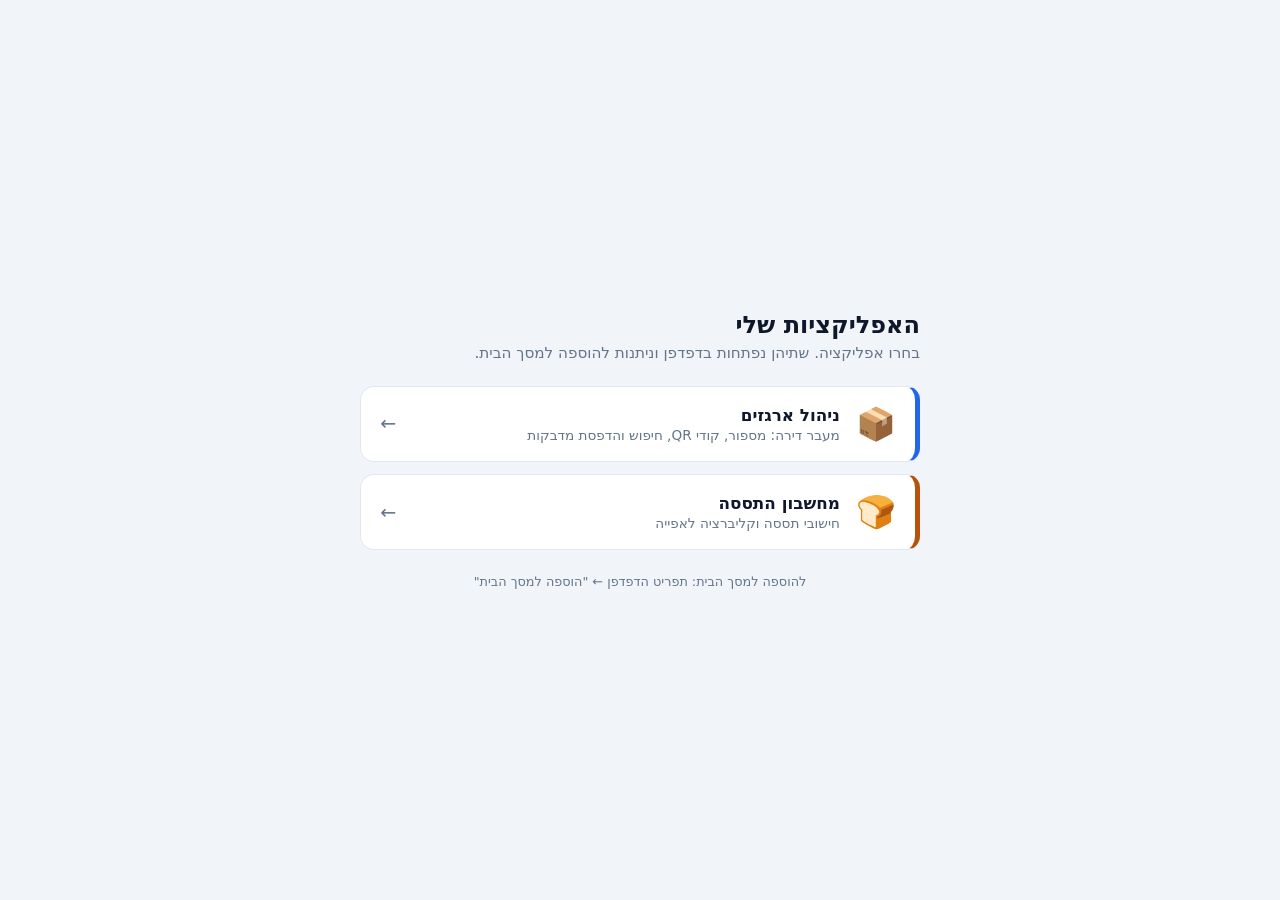
<file: index.html>
<!DOCTYPE html>
<html lang="he" dir="rtl">
<head>
  <meta charset="utf-8">
  <meta name="viewport" content="width=device-width, initial-scale=1, viewport-fit=cover">
  <title>האפליקציות של יוסי</title>
  <meta name="description" content="דף הבית של האתר: ניהול ארגזים למעבר דירה ומחשבון ההתססה.">
  <meta name="theme-color" content="#0f172a">
  <link rel="icon" href="data:image/svg+xml,<svg xmlns='http://www.w3.org/2000/svg' viewBox='0 0 100 100'><text y='.9em' font-size='90'>🏠</text></svg>">
  <style>
    :root {
      --bg: #f1f5f9;
      --surface: #ffffff;
      --border: #e2e8f0;
      --text: #0f172a;
      --text-muted: #64748b;
      --accent-box: #2563eb;
      --accent-bread: #b45309;
    }

    /* שלושת מצבי הצופה: בחירה מפורשת בכהה, בבהיר, או לפי המערכת */
    @media (prefers-color-scheme: dark) {
      :root:not([data-theme="light"]) {
        --bg: #0b1220;
        --surface: #131c2e;
        --border: #24334d;
        --text: #e8eefc;
        --text-muted: #94a3b8;
        --accent-box: #3b82f6;
        --accent-bread: #fbbf24;
      }
    }
    :root[data-theme="dark"] {
      --bg: #0b1220;
      --surface: #131c2e;
      --border: #24334d;
      --text: #e8eefc;
      --text-muted: #94a3b8;
      --accent-box: #3b82f6;
      --accent-bread: #fbbf24;
    }

    * { box-sizing: border-box; }

    body {
      margin: 0;
      min-height: 100dvh;
      background: var(--bg);
      color: var(--text);
      font-family: system-ui, -apple-system, "Segoe UI", Rubik, Arial, sans-serif;
      display: flex;
      align-items: center;
      justify-content: center;
      padding: 1.5rem;
    }

    main { width: 100%; max-width: 560px; }

    h1 { font-size: 1.5rem; margin: 0 0 .3rem; }
    .sub { color: var(--text-muted); margin: 0 0 1.5rem; font-size: .95rem; }

    .apps { display: grid; gap: .8rem; }

    .app-link {
      display: flex;
      align-items: center;
      gap: 1rem;
      padding: 1.1rem 1.2rem;
      background: var(--surface);
      border: 1px solid var(--border);
      border-inline-start: 5px solid var(--accent);
      border-radius: 14px;
      text-decoration: none;
      color: inherit;
      transition: transform .12s ease, box-shadow .12s ease;
    }
    .app-link:hover,
    .app-link:focus-visible {
      transform: translateY(-2px);
      box-shadow: 0 8px 24px rgba(15, 23, 42, .12);
      outline: none;
      border-color: var(--accent);
      border-inline-start-color: var(--accent);
    }
    .app-link:focus-visible { outline: 2px solid var(--accent); outline-offset: 2px; }

    .app-link--boxes { --accent: var(--accent-box); }
    .app-link--bread { --accent: var(--accent-bread); }

    .app-link__icon { font-size: 2rem; line-height: 1; }
    .app-link__name { display: block; font-weight: 700; font-size: 1.05rem; }
    .app-link__desc { display: block; color: var(--text-muted); font-size: .85rem; margin-top: .15rem; }
    .app-link__arrow { margin-inline-start: auto; color: var(--text-muted); font-size: 1.2rem; }

    footer { margin-top: 1.5rem; color: var(--text-muted); font-size: .8rem; text-align: center; }

    @media (prefers-reduced-motion: reduce) {
      .app-link { transition: none; }
      .app-link:hover, .app-link:focus-visible { transform: none; }
    }
  </style>
</head>
<body>
  <main>
    <h1>האפליקציות שלי</h1>
    <p class="sub">בחרו אפליקציה. שתיהן נפתחות בדפדפן וניתנות להוספה למסך הבית.</p>

    <div class="apps">
      <a class="app-link app-link--boxes" href="moving-box-manager/">
        <span class="app-link__icon" aria-hidden="true">📦</span>
        <span>
          <span class="app-link__name">ניהול ארגזים</span>
          <span class="app-link__desc">מעבר דירה: מספור, קודי QR, חיפוש והדפסת מדבקות</span>
        </span>
        <span class="app-link__arrow" aria-hidden="true">←</span>
      </a>

      <a class="app-link app-link--bread" href="fermentation_calculator.html">
        <span class="app-link__icon" aria-hidden="true">🍞</span>
        <span>
          <span class="app-link__name">מחשבון התססה</span>
          <span class="app-link__desc">חישובי תססה וקליברציה לאפייה</span>
        </span>
        <span class="app-link__arrow" aria-hidden="true">←</span>
      </a>
    </div>

    <footer>להוספה למסך הבית: תפריט הדפדפן ← "הוספה למסך הבית"</footer>
  </main>
</body>
</html>
</file>
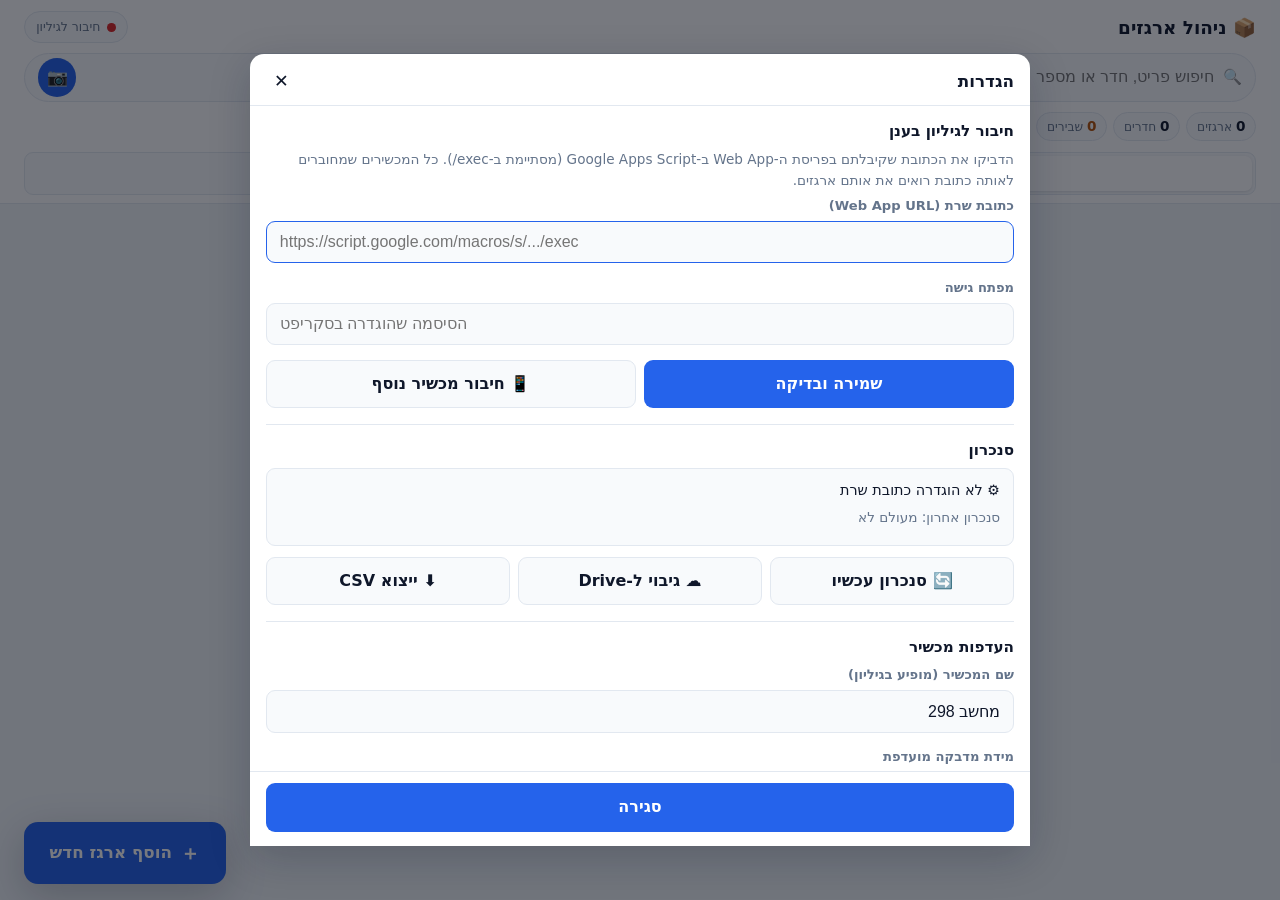
<file: moving-box-manager/index.html>
<!DOCTYPE html>
<html lang="he" dir="rtl">
<head>
  <meta charset="utf-8">
  <meta name="viewport" content="width=device-width, initial-scale=1, viewport-fit=cover">
  <title>ניהול ארגזים למעבר דירה</title>
  <meta name="description" content="ניהול ארגזי מעבר דירה: מספור אוטומטי, קודי QR, חיפוש מהיר, הדפסת מדבקות וסנכרון בין כל המכשירים.">
  <meta name="theme-color" content="#0f172a">
  <meta name="mobile-web-app-capable" content="yes">
  <meta name="apple-mobile-web-app-capable" content="yes">
  <meta name="apple-mobile-web-app-status-bar-style" content="black-translucent">
  <meta name="apple-mobile-web-app-title" content="ארגזים">
  <link rel="manifest" href="manifest.json">
  <link rel="stylesheet" href="css/app.css">
  <link rel="icon" href="data:image/svg+xml,<svg xmlns='http://www.w3.org/2000/svg' viewBox='0 0 100 100'><text y='.9em' font-size='90'>📦</text></svg>">
</head>
<body>
  <div id="app" class="app"></div>

  <!-- אזור ההדפסה — מוסתר על המסך ומוצג רק בהדפסה -->
  <div id="print-root" class="print-root"></div>

  <noscript>
    <p style="padding:2rem;text-align:center">האפליקציה דורשת JavaScript פעיל.</p>
  </noscript>

  <script type="module" src="js/app.js"></script>
</body>
</html>
</file>
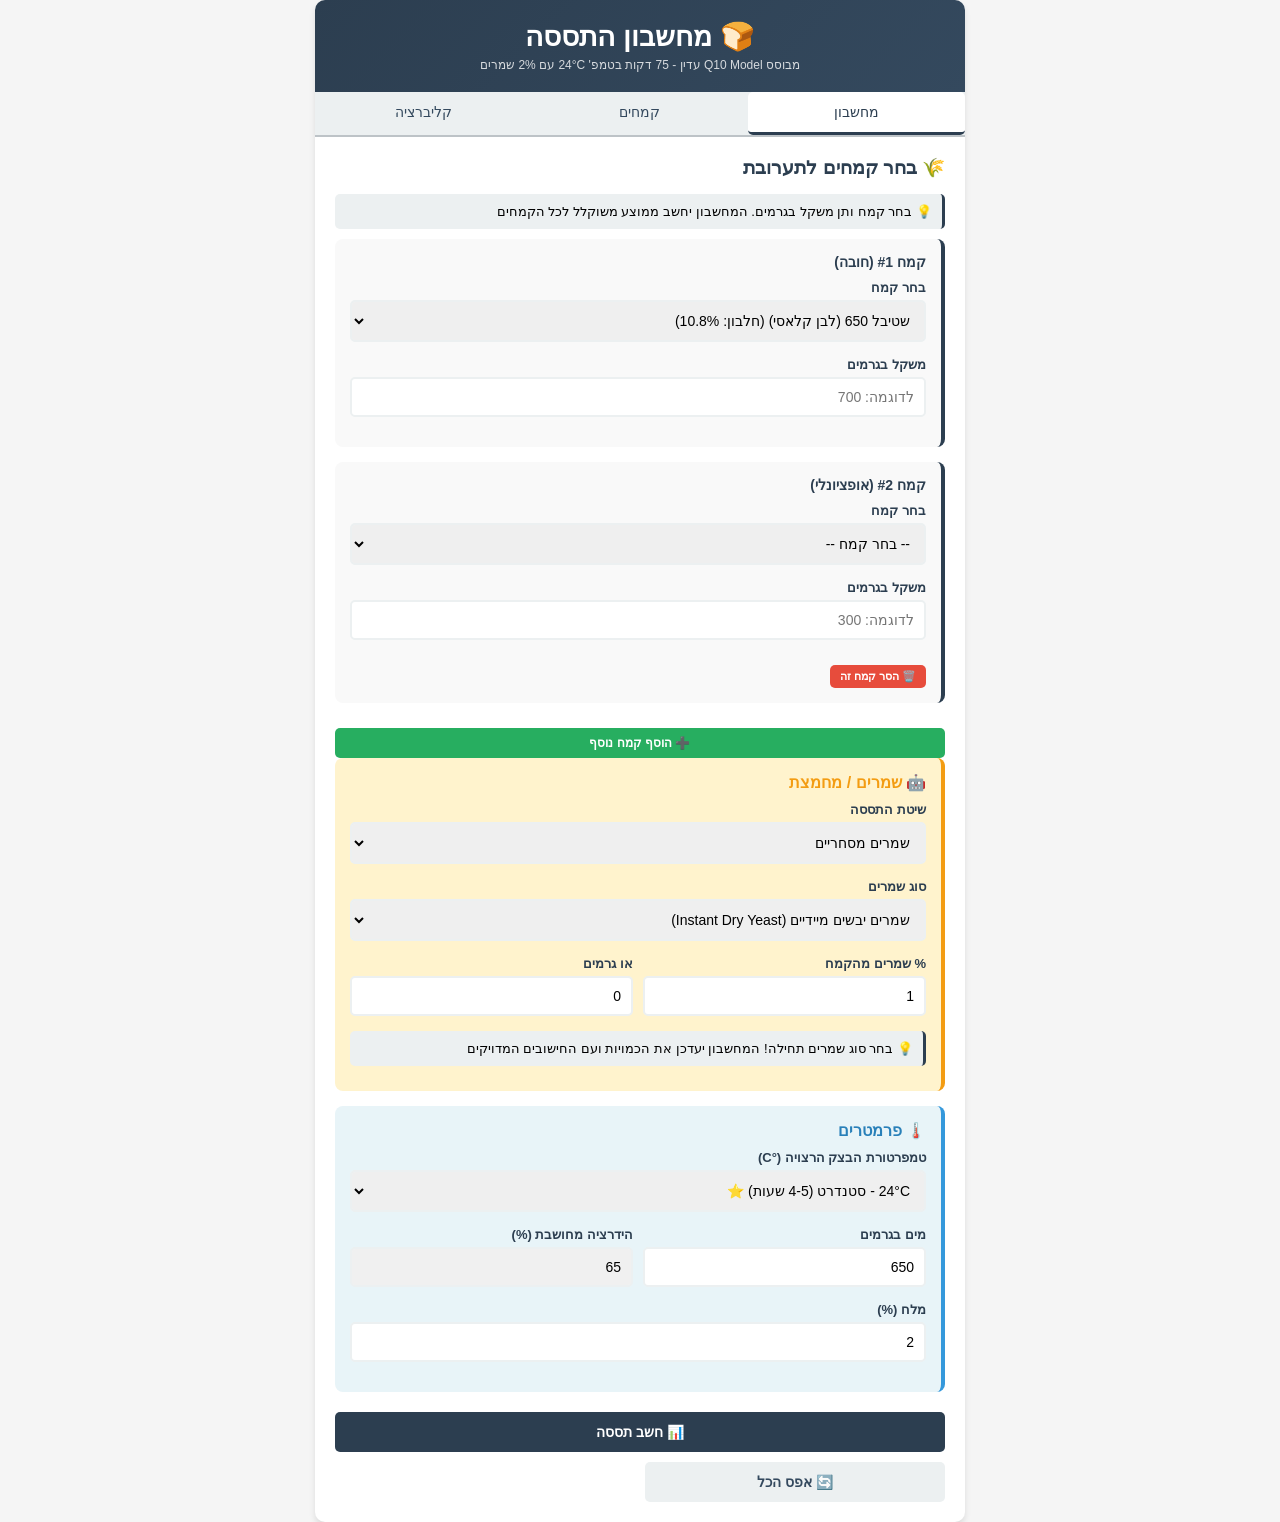
<file: fermentation_calculator.html>
<!DOCTYPE html>
<html lang="he" dir="rtl">
<head>
    <meta charset="UTF-8">
    <meta name="viewport" content="width=device-width, initial-scale=1.0">
    <title>מחשבון התססה המקצועי</title>
    <link rel="manifest" href="/manifest.json">
    <style>
        * { margin: 0; padding: 0; box-sizing: border-box; }
        body { font-family: Arial, sans-serif; background: #f5f5f5; }
        .container { max-width: 650px; margin: 0 auto; background: white; border-radius: 10px; box-shadow: 0 4px 6px rgba(0,0,0,0.1); overflow: hidden; }
        .header { background: linear-gradient(135deg, #2c3e50 0%, #34495e 100%); color: white; padding: 20px; text-align: center; }
        .header h1 { font-size: 28px; margin-bottom: 5px; }
        .header p { font-size: 12px; opacity: 0.8; }
        .tabs { display: flex; background: #ecf0f1; border-bottom: 2px solid #bdc3c7; }
        .tab-btn { flex: 1; padding: 12px; border: none; background: none; cursor: pointer; font-weight: 500; color: #34495e; border-bottom: 3px solid transparent; transition: 0.3s; }
        .tab-btn.active { background: white; color: #2c3e50; border-bottom-color: #2c3e50; }
        .content { padding: 20px; }
        .tab { display: none; }
        .tab.active { display: block; }
        .form-group { margin-bottom: 15px; }
        .form-group label { display: block; font-weight: 600; margin-bottom: 5px; color: #2c3e50; font-size: 13px; }
        .form-group input, .form-group select { width: 100%; padding: 10px; border: 2px solid #ecf0f1; border-radius: 5px; font-size: 14px; }
        .form-group input:focus, .form-group select:focus { outline: none; border-color: #2c3e50; }
        .form-row { display: grid; grid-template-columns: 1fr 1fr; gap: 10px; }
        .flour-section { background: #f9f9f9; padding: 15px; border-radius: 8px; border-right: 4px solid #2c3e50; margin-bottom: 15px; }
        .flour-section h4 { color: #2c3e50; margin-bottom: 10px; font-size: 14px; }
        .flour-section.hidden { display: none; }
        .add-flour-btn { background: #27ae60; color: white; padding: 8px 15px; font-size: 12px; margin-top: 10px; }
        .add-flour-btn:hover { background: #229954; }
        .remove-flour-btn { background: #e74c3c; color: white; padding: 5px 10px; font-size: 11px; margin-top: 10px; }
        .flour-summary { background: #ecf0f1; padding: 12px; border-radius: 5px; margin-bottom: 15px; font-size: 13px; }
        .button-group { display: grid; grid-template-columns: 1fr 1fr; gap: 10px; margin-top: 20px; }
        button { padding: 12px; border: none; border-radius: 5px; font-weight: 600; cursor: pointer; font-size: 14px; }
        .btn-primary { background: #2c3e50; color: white; grid-column: 1 / -1; }
        .btn-primary:hover { background: #34495e; }
        .btn-secondary { background: #ecf0f1; color: #34495e; }
        .result-box { background: linear-gradient(135deg, #27ae60 0%, #1abc9c 100%); color: white; padding: 25px; border-radius: 8px; text-align: center; margin-bottom: 20px; }
        .result-time { font-size: 48px; font-weight: bold; margin: 10px 0; }
        .result-note { font-size: 12px; opacity: 0.9; margin-top: 10px; }
        .timeline-item { padding: 10px; background: #f0f0f0; margin-bottom: 8px; border-radius: 5px; border-right: 3px solid #2c3e50; font-size: 13px; }
        .timeline-time { font-weight: 600; color: #2c3e50; }
        .info-box { background: #ecf0f1; padding: 10px; border-radius: 5px; border-right: 3px solid #2c3e50; margin-bottom: 10px; font-size: 13px; }
        .warning-box { background: #fff3cd; padding: 10px; border-radius: 5px; border-right: 3px solid #f39c12; margin-bottom: 10px; font-size: 13px; }
        .hidden { display: none; }
        .flour-item { padding: 10px; background: #f0f0f0; margin-bottom: 8px; border-radius: 5px; cursor: pointer; border-right: 4px solid transparent; transition: 0.3s; }
        .flour-item.selected { background: white; border-right-color: #2c3e50; }
        .flour-item.selected .flour-name { color: #2c3e50; font-weight: 600; }
    </style>
</head>
<body>
    <div class="container">
        <div class="header">
            <h1>🍞 מחשבון התססה</h1>
            <p>מבוסס Q10 Model עדין - 75 דקות בטמפ' 24°C עם 2% שמרים</p>
        </div>

        <div class="tabs">
            <button class="tab-btn active" onclick="switchTab('calc')">מחשבון</button>
            <button class="tab-btn" onclick="switchTab('ref')">קמחים</button>
            <button class="tab-btn" onclick="switchTab('cal')">קליברציה</button>
        </div>

        <div class="content">
            <!-- CALCULATOR TAB -->
            <div id="calc" class="tab active">
                <h3 style="color: #2c3e50; margin-bottom: 15px;">🌾 בחר קמחים לתערובת</h3>
                <div class="info-box">💡 בחר קמח ותן משקל בגרמים. המחשבון יחשב ממוצע משוקלל לכל הקמחים</div>

                <!-- FLOUR 1 -->
                <div class="flour-section" id="flour1Section">
                    <h4>קמח #1 (חובה)</h4>
                    <div class="form-group">
                        <label>בחר קמח</label>
                        <select id="flour1Select" onchange="selectFlour(1, this.value)" style="width: 100%; padding: 10px; border: 2px solid #ecf0f1; border-radius: 5px; font-size: 14px;">
                            <option value="">-- בחר קמח --</option>
                        </select>
                    </div>
                    <div class="form-group">
                        <label>משקל בגרמים</label>
                        <input type="number" id="flour1Grams" placeholder="לדוגמה: 700" min="0" step="10" onchange="updateSummary()">
                    </div>
                </div>

                <!-- FLOUR 2 -->
                <div class="flour-section" id="flour2Section">
                    <h4>קמח #2 (אופציונלי)</h4>
                    <div class="form-group">
                        <label>בחר קמח</label>
                        <select id="flour2Select" onchange="selectFlour(2, this.value)" style="width: 100%; padding: 10px; border: 2px solid #ecf0f1; border-radius: 5px; font-size: 14px;">
                            <option value="">-- בחר קמח --</option>
                        </select>
                    </div>
                    <div class="form-group">
                        <label>משקל בגרמים</label>
                        <input type="number" id="flour2Grams" placeholder="לדוגמה: 300" min="0" step="10" onchange="updateSummary()">
                    </div>
                    <button class="remove-flour-btn" onclick="removeFlour(2)">🗑️ הסר קמח זה</button>
                </div>

                <!-- FLOUR 3 -->
                <div class="flour-section hidden" id="flour3Section">
                    <h4>קמח #3 (אופציונלי)</h4>
                    <div class="form-group">
                        <label>בחר קמח</label>
                        <select id="flour3Select" onchange="selectFlour(3, this.value)" style="width: 100%; padding: 10px; border: 2px solid #ecf0f1; border-radius: 5px; font-size: 14px;">
                            <option value="">-- בחר קמח --</option>
                        </select>
                    </div>
                    <div class="form-group">
                        <label>משקל בגרמים</label>
                        <input type="number" id="flour3Grams" placeholder="לדוגמה: 200" min="0" step="10" onchange="updateSummary()">
                    </div>
                    <button class="remove-flour-btn" onclick="removeFlour(3)">🗑️ הסר קמח זה</button>
                </div>

                <button id="addFlourBtn" class="add-flour-btn" onclick="addFlour()" style="width: 100%;">➕ הוסף קמח נוסף</button>

                <!-- FLOUR SUMMARY -->
                <div id="flourSummary" class="flour-summary hidden"></div>

                <!-- YEAST -->
                <div style="background: #fff3cd; padding: 15px; border-radius: 8px; margin-bottom: 15px; border-right: 4px solid #f39c12;">
                    <h4 style="color: #f39c12; margin-bottom: 10px;">🤖 שמרים / מחמצת</h4>
                    <div class="form-group">
                        <label>שיטת התססה</label>
                        <select id="method" onchange="updateMethod()">
                            <option value="yeast">שמרים מסחריים</option>
                            <option value="sourdough">מחמצת</option>
                        </select>
                    </div>

                    <div id="yeastDiv">
                        <div class="form-group">
                            <label>סוג שמרים</label>
                            <select id="yeastType" onchange="updateYeastType()">
                                <option value="instant">שמרים יבשים מיידיים (Instant Dry Yeast)</option>
                                <option value="active">שמרים יבשים פעילים (Active Dry Yeast)</option>
                                <option value="fresh">שמרים טריים (Fresh Yeast) - קומפרסד</option>
                            </select>
                        </div>

                        <div class="form-row">
                            <div class="form-group">
                                <label id="yeastPercentLabel">% שמרים מהקמח</label>
                                <input type="number" id="yeastPercent" value="1" min="0.1" max="10" step="0.1" onchange="convertYeast()">
                            </div>
                            <div class="form-group">
                                <label id="yeastGramsLabel">או גרמים</label>
                                <input type="number" id="yeastGrams" value="0" min="0" step="1" onchange="convertYeastGrams()">
                            </div>
                        </div>
                        <div class="info-box">💡 בחר סוג שמרים תחילה! המחשבון יעדכן את הכמויות ועם החישובים המדויקים</div>
                    </div>

                    <div id="sourdoughDiv" class="hidden">
                        <div class="form-group">
                            <label>% הזרעת מחמצת מהקמח</label>
                            <input type="number" id="levain" value="20" min="5" max="50" step="5">
                        </div>
                    </div>
                </div>

                <!-- TEMPERATURE & PARAMETERS -->
                <div style="background: #e8f4f8; padding: 15px; border-radius: 8px; border-right: 4px solid #3498db;">
                    <h4 style="color: #2980b9; margin-bottom: 10px;">🌡️ פרמטרים</h4>
                    
                    <div class="form-group">
                        <label>טמפרטורת הבצק הרצויה (°C)</label>
                        <select id="ddt">
                            <option value="20">20°C - תססה ארוכה מאוד (12+ שעות)</option>
                            <option value="22">22°C - תססה ארוכה (8-10 שעות)</option>
                            <option value="24" selected>24°C - סטנדרט (4-5 שעות) ⭐</option>
                            <option value="26">26°C - תססה קצרה (2-3 שעות)</option>
                            <option value="28">28°C - תססה מהירה מאוד (1-2 שעות)</option>
                        </select>
                    </div>

                    <div class="form-row">
                        <div class="form-group">
                            <label>מים בגרמים</label>
                            <input type="number" id="waterGrams" value="650" min="0" step="10" onchange="calculateHydration()">
                        </div>
                        <div class="form-group">
                            <label>הידרציה מחושבת (%)</label>
                            <input type="number" id="hydration" value="65" min="50" max="90" step="0.1" readonly style="background: #f0f0f0; cursor: not-allowed;">
                        </div>
                    </div>

                    <div class="form-group">
                        <label>מלח (%)</label>
                        <input type="number" id="salt" value="2" min="0" max="4" step="0.1">
                    </div>
                </div>

                <div class="button-group" style="margin-top: 20px;">
                    <button class="btn-primary" onclick="calculate()">📊 חשב תססה</button>
                    <button class="btn-secondary" onclick="reset()">🔄 אפס הכל</button>
                </div>

                <div id="resultDiv" class="hidden" style="margin-top: 20px;">
                    <div class="result-box">
                        <div>זמן התססה הראשונית (מטרה)</div>
                        <div class="result-time" id="resultTime">--</div>
                        <div id="resultRange">--</div>
                        <div class="result-note">⚠️ השתמש בעיניים ובחוש! זהו הערכה בלבד</div>
                    </div>
                    <div id="timeline"></div>
                </div>
            </div>

            <!-- FLOURS REFERENCE TAB -->
            <div id="ref" class="tab">
                <h3 style="color: #2c3e50; margin-bottom: 15px;">📚 רשימת כל הקמחים</h3>
                <div id="floursList"></div>
            </div>

            <!-- CALIBRATION TAB -->
            <div id="cal" class="tab">
                <h3 style="color: #2c3e50; margin-bottom: 15px;">📏 קליברציה</h3>
                <div class="info-box">הוסף קליברציות כדי שתזכור את הנתונים בפועל שלך!</div>
                <div id="logDiv"></div>
                <div style="margin-top: 15px; background: #f5f5f5; padding: 15px; border-radius: 5px;">
                    <div class="form-group">
                        <label>פירוט</label>
                        <input type="text" id="notes" placeholder="לדוגמה: לחם שיפון + דורום">
                    </div>
                    <div class="form-group">
                        <label>זמן חזוי (דקות)</label>
                        <input type="number" id="pred" min="0" step="1">
                    </div>
                    <div class="form-group">
                        <label>זמן בפועל (דקות)</label>
                        <input type="number" id="actual" min="0" step="1">
                    </div>
                    <button class="btn-primary" onclick="addCal()">➕ שמור קליברציה</button>
                </div>
            </div>
        </div>
    </div>

    <script>
        // ============================================
        // Service Worker Registration
        // ============================================
        if ('serviceWorker' in navigator) {
            navigator.serviceWorker.register('/sw.js')
                .then(reg => {
                    console.log('✅ Service Worker הרשום בהצלחה');
                })
                .catch(err => {
                    console.log('⚠️ שגיאה בהרשמת Service Worker:', err);
                });
        }

        // ============================================
        // DATABASE - קמחים שטיבל + קמחים חדשים
        // ============================================
        const FLOURS = {
            t405: { name: 'שטיבל 405 (לבן בהיר)', protein: 10.0, hydrationBase: 58 },
            t650: { name: 'שטיבל 650 (לבן קלאסי)', protein: 10.8, hydrationBase: 62 },
            t1: { name: 'שטיבל 1 (רב תכליתי)', protein: 10.5, hydrationBase: 60 },
            t2: { name: 'שטיבל 2 (לחם)', protein: 12.9, hydrationBase: 67 },
            t3: { name: 'שטיבל 3 (קמח כפרי)', protein: 12.0, hydrationBase: 68 },
            t4: { name: 'שטיבל 4 (עוגיות)', protein: 9.7, hydrationBase: 55 },
            t5: { name: 'שטיבל 5 (עוגות)', protein: 9.5, hydrationBase: 55 },
            t6: { name: 'שטיבל 6 (חיטה מלאה)', protein: 13.5, hydrationBase: 75 },
            t14: { name: 'שטיבל 14 (כוסמין מלא)', protein: 12.0, hydrationBase: 72 },
            t15: { name: 'שטיבל 15 (קמח כפרי)', protein: 11.5, hydrationBase: 68 },
            t17: { name: 'שטיבל 17 (פיצה)', protein: 12.5, hydrationBase: 64 },
            t18: { name: 'שטיבל 18 (חלה)', protein: 11.0, hydrationBase: 60 },
            t20: { name: 'שטיבל 20 (מניטובה)', protein: 14.5, hydrationBase: 80 },
            rye: { name: 'קמח שיפון מלא', protein: 12.0, hydrationBase: 80 },
            durum: { name: 'קמח דורום', protein: 13.5, hydrationBase: 65 },
            artisan: { name: 'קמח ארטיזן', protein: 11.5, hydrationBase: 62 },
            emmer: { name: 'קמח אמר', protein: 13.0, hydrationBase: 70 },
            einkorn: { name: 'קמח איינקורן', protein: 14.0, hydrationBase: 65 },
            khorasan: { name: 'קמח חורסאן', protein: 12.5, hydrationBase: 68 }
        };

        const selections = { flour1: 't650', flour2: null, flour3: null };
        let calibrations = [];

        document.addEventListener('DOMContentLoaded', function() {
            // Register Service Worker
            if ('serviceWorker' in navigator) {
                navigator.serviceWorker.register('/sw.js')
                    .then(reg => console.log('✅ Service Worker registered:', reg.scope))
                    .catch(err => console.log('❌ Service Worker registration failed:', err));
            }
            
            renderFlourSelectors();
            loadCals();
            convertYeast();
        });

        function renderFlourSelectors() {
            const createSelectOptions = () => {
                let html = '<option value="">-- בחר קמח --</option>';
                Object.entries(FLOURS).forEach(([id, f]) => {
                    html += `<option value="${id}">${f.name} (חלבון: ${f.protein}%)</option>`;
                });
                return html;
            };

            const optionsHtml = createSelectOptions();
            document.getElementById('flour1Select').innerHTML = optionsHtml;
            document.getElementById('flour2Select').innerHTML = optionsHtml;
            document.getElementById('flour3Select').innerHTML = optionsHtml;
            
            // עדכן את הערכים המנויים
            if (selections.flour1) document.getElementById('flour1Select').value = selections.flour1;
            if (selections.flour2) document.getElementById('flour2Select').value = selections.flour2;
            if (selections.flour3) document.getElementById('flour3Select').value = selections.flour3;

            const refDiv = document.getElementById('floursList');
            refDiv.innerHTML = Object.values(FLOURS).map(f => `
                <div style="background: #f0f0f0; padding: 12px; margin-bottom: 10px; border-radius: 5px; font-size: 13px;">
                    <div style="font-weight: 600; color: #2c3e50;">${f.name}</div>
                    <div>חלבון: ${f.protein}% | בסיס ספיחה: ${f.hydrationBase}%</div>
                </div>
            `).join('');
        }

        function selectFlour(num, id) {
            selections['flour' + num] = id || null;
            updateSummary();
        }

        function addFlour() {
            const flour2Grams = document.getElementById('flour2Grams').value;
            if (!flour2Grams || selections.flour2 === null) {
                alert('מלא קמח #2 תחילה!');
                return;
            }
            document.getElementById('flour3Section').classList.remove('hidden');
            document.getElementById('addFlourBtn').style.display = 'none';
        }

        function removeFlour(num) {
            selections['flour' + num] = null;
            document.getElementById('flour' + num + 'Section').classList.add('hidden');
            document.getElementById('flour' + num + 'Grams').value = '';
            if (num === 3) document.getElementById('addFlourBtn').style.display = 'block';
            updateSummary();
        }

        function updateSummary() {
            const g1 = parseInt(document.getElementById('flour1Grams').value) || 0;
            const g2 = parseInt(document.getElementById('flour2Grams').value) || 0;
            const g3 = parseInt(document.getElementById('flour3Grams').value) || 0;
            const total = g1 + g2 + g3;

            if (total === 0) {
                document.getElementById('flourSummary').classList.add('hidden');
                return;
            }

            let html = '<strong>סך הקמח:</strong> ' + total + 'g | ';
            if (selections.flour1) html += `${FLOURS[selections.flour1].name}: ${g1}g (${(g1/total*100).toFixed(1)}%)`;
            if (selections.flour2 && g2 > 0) html += ` | ${FLOURS[selections.flour2].name}: ${g2}g (${(g2/total*100).toFixed(1)}%)`;
            if (selections.flour3 && g3 > 0) html += ` | ${FLOURS[selections.flour3].name}: ${g3}g (${(g3/total*100).toFixed(1)}%)`;

            document.getElementById('flourSummary').innerHTML = html;
            document.getElementById('flourSummary').classList.remove('hidden');
        }

        function calculateHydration() {
            const g1 = parseInt(document.getElementById('flour1Grams').value) || 0;
            const g2 = parseInt(document.getElementById('flour2Grams').value) || 0;
            const g3 = parseInt(document.getElementById('flour3Grams').value) || 0;
            const totalFlour = g1 + g2 + g3;
            
            const waterGrams = parseFloat(document.getElementById('waterGrams').value) || 0;
            
            if (totalFlour === 0) {
                document.getElementById('hydration').value = '0';
                return;
            }
            
            // חישוב הידרציה: (מים / קמח) × 100
            const hydration = (waterGrams / totalFlour) * 100;
            document.getElementById('hydration').value = hydration.toFixed(1);
        }

        function switchTab(tab) {
            document.querySelectorAll('.tab').forEach(t => t.classList.remove('active'));
            document.querySelectorAll('.tab-btn').forEach(b => b.classList.remove('active'));
            document.getElementById(tab).classList.add('active');
            event.target.classList.add('active');
        }

        function updateMethod() {
            const method = document.getElementById('method').value;
            document.getElementById('yeastDiv').classList.toggle('hidden', method === 'sourdough');
            document.getElementById('sourdoughDiv').classList.toggle('hidden', method === 'yeast');
        }

        function updateYeastType() {
            const yeastType = document.getElementById('yeastType').value;
            const percentLabel = document.getElementById('yeastPercentLabel');
            const gramsLabel = document.getElementById('yeastGramsLabel');
            
            // עדכון התוויות בהתאם לסוג
            if (yeastType === 'fresh') {
                percentLabel.textContent = '% שמרים טריים מהקמח';
                gramsLabel.textContent = 'גרמים שמרים טריים';
            } else if (yeastType === 'active') {
                percentLabel.textContent = '% שמרים יבשים פעילים מהקמח';
                gramsLabel.textContent = 'גרמים שמרים יבשים פעילים';
            } else {
                percentLabel.textContent = '% שמרים יבשים מיידיים מהקמח';
                gramsLabel.textContent = 'גרמים שמרים יבשים מיידיים';
            }
            
            convertYeast();
        }

        function convertYeast() {
            const g1 = parseInt(document.getElementById('flour1Grams').value) || 0;
            const g2 = parseInt(document.getElementById('flour2Grams').value) || 0;
            const g3 = parseInt(document.getElementById('flour3Grams').value) || 0;
            const totalFlour = g1 + g2 + g3;
            
            const yeastPercent = parseFloat(document.getElementById('yeastPercent').value) || 0;
            const yeastType = document.getElementById('yeastType').value;
            
            if (totalFlour === 0) {
                document.getElementById('yeastGrams').value = '0';
                return;
            }
            
            // חישוב פשוט: גרמים = (קמח × אחוז) / 100
            // ללא כל המרה! האחוז שהמשתמש מזין הוא בדיוק לסוג השמרים שבחר
            const yeastGrams = (totalFlour * yeastPercent) / 100;
            document.getElementById('yeastGrams').value = yeastGrams.toFixed(1);
        }

        function convertYeastGrams() {
            const g1 = parseInt(document.getElementById('flour1Grams').value) || 0;
            const g2 = parseInt(document.getElementById('flour2Grams').value) || 0;
            const g3 = parseInt(document.getElementById('flour3Grams').value) || 0;
            const totalFlour = g1 + g2 + g3;
            
            const yeastGrams = parseFloat(document.getElementById('yeastGrams').value) || 0;
            
            if (totalFlour === 0) {
                document.getElementById('yeastPercent').value = '0';
                return;
            }
            
            // חישוב פשוט: אחוז = (גרמים / קמח) × 100
            const percent = (yeastGrams / totalFlour) * 100;
            document.getElementById('yeastPercent').value = percent.toFixed(2);
        }

        // ============================================
        // חישוב התססה - TXCraig1 Model
        // ============================================
        function calculate() {
            const g1 = parseInt(document.getElementById('flour1Grams').value) || 0;
            const g2 = parseInt(document.getElementById('flour2Grams').value) || 0;
            const g3 = parseInt(document.getElementById('flour3Grams').value) || 0;
            const totalFlour = g1 + g2 + g3;

            if (totalFlour === 0) { alert('הזן משקל קמח!'); return; }

            // חישוב ממוצע משוקלל של החלבון
            let avgProtein = 0;
            if (selections.flour1) avgProtein += FLOURS[selections.flour1].protein * (g1 / totalFlour);
            if (selections.flour2 && g2 > 0) avgProtein += FLOURS[selections.flour2].protein * (g2 / totalFlour);
            if (selections.flour3 && g3 > 0) avgProtein += FLOURS[selections.flour3].protein * (g3 / totalFlour);

            // קרא נתונים
            const ddt = parseFloat(document.getElementById('ddt').value);
            const yeastPercent = parseFloat(document.getElementById('yeastPercent').value) || 1;
            const hydration = parseFloat(document.getElementById('hydration').value) || 65;

            // ============================================
            // TXCraig1 Model - נוסחה מדעית
            // ============================================
            
            // ============================================
            // נוסחה מדויקת לפי טבלה מקצועית
            // ============================================
            // הנתון: בטמפ' 24°C עם 2% שמרים = 75 דקות
            // בטמפ' 24°C עם 1% שמרים = 75 × 2 = 150 דקות
            
            const baseTime75At24 = 75; // זמן בטמפ' 24°C עם 2% שמרים
            const baseTimeAt24 = baseTime75At24 * (2 / yeastPercent);
            
            // Q10 עדין: כל 2°C = ~20% שינוי בזמן
            // זה מתורגם ל: Q10 = 1.2 per 2°C
            const tempDiff = 24 - ddt;
            const tempFactor = Math.pow(1.2, tempDiff / 2);
            
            // תיקון הידרציה
            const hydrationFactor = 1 + ((hydration - 65) * 0.01);
            
            // החישוב הסופי
            let bulkTime = baseTimeAt24 * tempFactor * hydrationFactor;
            
            const h = Math.floor(bulkTime / 60);
            const m = Math.floor(bulkTime % 60);
            
            document.getElementById('resultDiv').classList.remove('hidden');
            document.getElementById('resultTime').textContent = h + ':' + (m < 10 ? '0' : '') + m;
            document.getElementById('resultRange').textContent = '(בערך ' + Math.floor(bulkTime - 15) + ' - ' + Math.floor(bulkTime + 15) + ' דקות)';
            
            const benchRest = 20; // ריסט לפני עיצוב
            const proofTime = Math.max(60, bulkTime * 0.4); // הוכחה ~40% מהתססה
            
            const h2 = Math.floor(proofTime / 60);
            const m2 = Math.floor(proofTime % 60);
            
            const timeline = `
                <div class="timeline-item"><div class="timeline-time">T-0:30</div><div>🌊 אוטוליזה - קמח + מים בלבד</div></div>
                <div class="timeline-item"><div class="timeline-time">T+0:00</div><div>🤖 ערבוב שמרים + מלח</div></div>
                <div class="timeline-item"><div class="timeline-time">T+${h}:${m.toString().padStart(2, '0')}</div><div>✂️ עיצוב - סוף תססה ראשונית</div></div>
                <div class="timeline-item"><div class="timeline-time">T+${h}:${(m + benchRest).toString().padStart(2, '0')}</div><div>⏸️ מנוחה לפני עיצוב</div></div>
                <div class="timeline-item"><div class="timeline-time">T+${h}:${(m + benchRest).toString().padStart(2, '0')} עד T+${Math.floor((bulkTime + benchRest + proofTime) / 60)}:${Math.floor((bulkTime + benchRest + proofTime) % 60).toString().padStart(2, '0')}</div><div>👆 הוכחה סופית - עד ל-Poke Test</div></div>
            `;
            
            document.getElementById('timeline').innerHTML = timeline;
        }

        function reset() {
            document.getElementById('flour1Grams').value = '';
            document.getElementById('flour2Grams').value = '';
            document.getElementById('flour3Grams').value = '';
            document.getElementById('yeastPercent').value = '1';
            document.getElementById('yeastGrams').value = '0';
            document.getElementById('levain').value = '20';
            document.getElementById('ddt').value = '24';
            document.getElementById('waterGrams').value = '650';
            document.getElementById('hydration').value = '65';
            document.getElementById('salt').value = '2';
            document.getElementById('resultDiv').classList.add('hidden');
            document.getElementById('flourSummary').classList.add('hidden');
            calculateHydration();
        }

        function addCal() {
            const notes = document.getElementById('notes').value;
            const pred = parseInt(document.getElementById('pred').value);
            const actual = parseInt(document.getElementById('actual').value);
            
            if (!notes || !pred || !actual) { alert('מלא הכל!'); return; }
            
            calibrations.push({ notes, pred, actual, date: new Date().toLocaleDateString('he-IL') });
            localStorage.setItem('cals', JSON.stringify(calibrations));
            
            document.getElementById('notes').value = '';
            document.getElementById('pred').value = '';
            document.getElementById('actual').value = '';
            
            renderCals();
            alert('✅ קליברציה נשמרה!');
        }

        function renderCals() {
            const logDiv = document.getElementById('logDiv');
            if (calibrations.length === 0) {
                logDiv.innerHTML = '<div style="text-align: center; color: #999; padding: 20px;">אין עדיין קליברציות</div>';
                return;
            }
            
            logDiv.innerHTML = calibrations.map((c, i) => `
                <div style="background: #f0f0f0; padding: 10px; margin-bottom: 10px; border-radius: 5px; border-right: 3px solid #2c3e50; font-size: 12px;">
                    <div style="font-weight: 600; color: #2c3e50;">#${calibrations.length - i} • ${c.date}</div>
                    <div>${c.notes}</div>
                    <div style="color: #666;">חזוי: ${c.pred} דקות | בפועל: ${c.actual} דקות | הפרש: ${c.actual - c.pred}</div>
                </div>
            `).join('');
        }

        function loadCals() {
            const stored = localStorage.getItem('cals');
            calibrations = stored ? JSON.parse(stored) : [];
            renderCals();
        }
    </script>
</body>
</html>
</file>
<file: moving-box-manager/css/app.css>
/* ============================================================
   ניהול ארגזים למעבר דירה — עיצוב
   מובייל תחילה, RTL מלא, מצב כהה אוטומטי, ומידות מדבקה אמיתיות להדפסה.
   ============================================================ */

/* ---------- טוקנים ---------- */
:root {
  --bg: #f1f5f9;
  --surface: #ffffff;
  --surface-2: #f8fafc;
  --border: #e2e8f0;
  --text: #0f172a;
  --text-muted: #64748b;
  --primary: #2563eb;
  --primary-text: #ffffff;
  --danger: #dc2626;
  --warn: #b45309;
  --warn-bg: #fef3c7;
  --priority: #b91c1c;
  --priority-bg: #fee2e2;
  --pending: #7c3aed;
  --success: #15803d;

  --radius: 14px;
  --radius-sm: 9px;
  --shadow: 0 1px 2px rgba(15, 23, 42, .06), 0 8px 24px rgba(15, 23, 42, .08);
  --shadow-lg: 0 12px 40px rgba(15, 23, 42, .22);
  --header-gap: .6rem;

  --safe-bottom: env(safe-area-inset-bottom, 0px);
  --safe-top: env(safe-area-inset-top, 0px);
}

/* ערכת כהה.
   שלושה מצבים אפשריים אצל הצופה: בחירה מפורשת בכהה, בחירה מפורשת בבהיר,
   או "לפי המערכת" שאינה מסמנת דבר. לכן הטוקנים מוגדרים גם לפי העדפת
   המערכת (מנוטרלת כשנבחר בהיר במפורש) וגם לפי בחירה מפורשת בכהה. */
@media (prefers-color-scheme: dark) {
  :root:not([data-theme="light"]) {

    --bg: #0b1220;
    --surface: #131c2e;
    --surface-2: #0f172a;
    --border: #24334d;
    --text: #e8eefc;
    --text-muted: #94a3b8;
    --primary: #3b82f6;
    --danger: #f87171;
    --warn: #fbbf24;
    --warn-bg: #422006;
    --priority: #fca5a5;
    --priority-bg: #450a0a;
    --pending: #c4b5fd;
    --success: #4ade80;
    --shadow: 0 1px 2px rgba(0, 0, 0, .4), 0 8px 24px rgba(0, 0, 0, .35);
  }
}

:root[data-theme="dark"] {

    --bg: #0b1220;
    --surface: #131c2e;
    --surface-2: #0f172a;
    --border: #24334d;
    --text: #e8eefc;
    --text-muted: #94a3b8;
    --primary: #3b82f6;
    --danger: #f87171;
    --warn: #fbbf24;
    --warn-bg: #422006;
    --priority: #fca5a5;
    --priority-bg: #450a0a;
    --pending: #c4b5fd;
    --success: #4ade80;
    --shadow: 0 1px 2px rgba(0, 0, 0, .4), 0 8px 24px rgba(0, 0, 0, .35);
}

* { box-sizing: border-box; }

html, body {
  margin: 0;
  padding: 0;
  background: var(--bg);
  color: var(--text);
  font-family: system-ui, -apple-system, "Segoe UI", Rubik, Arial, sans-serif;
  font-size: 16px;
  line-height: 1.5;
  -webkit-text-size-adjust: 100%;
  overscroll-behavior-y: none;
}

body.is-modal-open { overflow: hidden; }

h1, h2, h3 { margin: 0; line-height: 1.25; }
button { font: inherit; color: inherit; }

.hint { color: var(--text-muted); font-size: .85rem; margin: .35rem 0; }
.hint--error { color: var(--danger); }
.hint--warn { color: var(--warn); }

/* ---------- כותרת עליונה ---------- */
.app { min-height: 100dvh; padding-bottom: calc(6rem + var(--safe-bottom)); }

.app-header {
  position: sticky;
  top: 0;
  z-index: 20;
  padding: calc(.7rem + var(--safe-top)) .8rem .5rem;
  background: color-mix(in srgb, var(--surface) 92%, transparent);
  backdrop-filter: blur(12px);
  border-bottom: 1px solid var(--border);
  display: flex;
  flex-direction: column;
  gap: var(--header-gap);
}

.app-header__top { display: flex; align-items: center; justify-content: space-between; gap: .5rem; }
.app-header__title { font-size: 1.15rem; font-weight: 700; }

.sync-chip {
  display: inline-flex;
  align-items: center;
  gap: .4rem;
  padding: .35rem .7rem;
  border: 1px solid var(--border);
  border-radius: 999px;
  background: var(--surface-2);
  font-size: .78rem;
  color: var(--text-muted);
  cursor: pointer;
}
.sync-chip__dot { width: .55rem; height: .55rem; border-radius: 50%; background: var(--text-muted); flex: none; }
.sync-chip[data-status="synced"] .sync-chip__dot { background: var(--success); }
.sync-chip[data-status="syncing"] .sync-chip__dot { background: var(--primary); animation: pulse 1.1s infinite; }
.sync-chip[data-status="offline"] .sync-chip__dot { background: var(--warn); }
.sync-chip[data-status="error"] .sync-chip__dot,
.sync-chip[data-status="unconfigured"] .sync-chip__dot { background: var(--danger); }

@keyframes pulse { 50% { opacity: .3; } }

/* ---------- חיפוש ---------- */
.search-bar {
  display: flex;
  align-items: center;
  gap: .4rem;
  background: var(--surface-2);
  border: 1px solid var(--border);
  border-radius: 999px;
  padding: .25rem .3rem .25rem .8rem;
}
.search-bar__icon { font-size: .95rem; opacity: .65; padding-inline-start: .5rem; }
.search-bar__input {
  flex: 1;
  min-width: 0;
  border: 0;
  background: transparent;
  color: inherit;
  padding: .55rem .2rem;
  font-size: 1rem;
  outline: none;
}
.search-bar__input::-webkit-search-cancel-button { display: none; }
.search-bar__clear,
.search-bar__scan {
  border: 0;
  background: transparent;
  cursor: pointer;
  padding: .45rem .55rem;
  border-radius: 999px;
  font-size: 1.05rem;
}
.search-bar__scan { background: var(--primary); color: var(--primary-text); }
.search-bar__clear { color: var(--text-muted); }

/* ---------- סטטיסטיקה ותצוגה ---------- */
.stats-row {
  display: flex;
  gap: .4rem;
  overflow-x: auto;
  scrollbar-width: none;
  padding-bottom: .1rem;
}
.stats-row::-webkit-scrollbar { display: none; }
.stat {
  white-space: nowrap;
  font-size: .76rem;
  color: var(--text-muted);
  background: var(--surface-2);
  border: 1px solid var(--border);
  border-radius: 999px;
  padding: .2rem .6rem;
}
.stat b { color: var(--text); font-size: .85rem; }
.stat--warn b { color: var(--warn); }
.stat--priority b { color: var(--priority); }
.stat--pending b { color: var(--pending); }

.view-toggle {
  display: grid;
  grid-template-columns: 1fr 1fr;
  gap: .25rem;
  background: var(--surface-2);
  border: 1px solid var(--border);
  border-radius: var(--radius-sm);
  padding: .2rem;
}
.view-toggle__button {
  border: 0;
  background: transparent;
  padding: .45rem;
  border-radius: 7px;
  font-size: .85rem;
  color: var(--text-muted);
  cursor: pointer;
}
.view-toggle__button[aria-selected="true"] {
  background: var(--surface);
  color: var(--text);
  font-weight: 600;
  box-shadow: 0 1px 3px rgba(15, 23, 42, .12);
}

/* ---------- תוכן ---------- */
.app-content { padding: .8rem; display: flex; flex-direction: column; gap: 1rem; }

.room-section {
  background: var(--surface);
  border: 1px solid var(--border);
  border-inline-start: 4px solid var(--room-color, var(--primary));
  border-radius: var(--radius);
  overflow: hidden;
}
.room-section__header { display: flex; align-items: center; gap: .3rem; padding: .2rem .5rem .2rem .2rem; }
.room-section__toggle {
  flex: 1;
  display: flex;
  align-items: center;
  gap: .5rem;
  border: 0;
  background: transparent;
  padding: .7rem .4rem;
  cursor: pointer;
  text-align: start;
}
.room-section__icon { font-size: 1.15rem; }
.room-section__name { font-weight: 600; flex: 1; }
.room-section__count {
  background: var(--room-color, var(--primary));
  color: #fff;
  border-radius: 999px;
  padding: .05rem .55rem;
  font-size: .8rem;
  font-weight: 700;
}
.room-section .box-grid { padding: 0 .6rem .7rem; }

.icon-button {
  border: 1px solid var(--border);
  background: var(--surface-2);
  border-radius: var(--radius-sm);
  padding: .45rem .6rem;
  cursor: pointer;
  line-height: 1;
}

.box-grid { display: grid; grid-template-columns: repeat(auto-fill, minmax(150px, 1fr)); gap: .6rem; }

.box-card {
  background: var(--surface);
  border: 1px solid var(--border);
  border-top: 3px solid var(--room-color, var(--primary));
  border-radius: var(--radius-sm);
  padding: .6rem;
  cursor: pointer;
  display: flex;
  flex-direction: column;
  gap: .25rem;
  transition: transform .12s ease, box-shadow .12s ease;
}
.box-card:active { transform: scale(.98); }
.box-card:focus-visible { outline: 2px solid var(--primary); outline-offset: 2px; }
.room-section .box-card { border-top-color: transparent; border-color: var(--border); }
.box-card__head { display: flex; align-items: center; justify-content: space-between; gap: .3rem; }
.box-card__number { font-weight: 700; font-size: 1rem; letter-spacing: .02em; direction: ltr; }
.box-card__flags { display: flex; gap: .2rem; font-size: .85rem; }
.box-card__room { font-size: .82rem; color: var(--text-muted); }
.box-card__items { font-size: .85rem; color: var(--text); overflow-wrap: anywhere; }

.empty, .empty-state { text-align: center; color: var(--text-muted); padding: 2.5rem 1rem; }
.empty-state__icon { font-size: 3rem; }
.empty-state h2 { margin: .5rem 0; color: var(--text); }
.empty-state p { max-width: 34ch; margin: .5rem auto; }

/* ---------- כפתור פעולה ראשי ---------- */
.fab {
  position: fixed;
  inset-block-end: calc(1rem + var(--safe-bottom));
  inset-inline: 1rem;
  z-index: 15;
  display: flex;
  align-items: center;
  justify-content: center;
  gap: .5rem;
  padding: 1rem;
  border: 0;
  border-radius: var(--radius);
  background: var(--primary);
  color: var(--primary-text);
  font-size: 1.05rem;
  font-weight: 700;
  box-shadow: var(--shadow-lg);
  cursor: pointer;
}
.fab:active { transform: translateY(1px); }
.fab__icon { font-size: 1.25rem; }

@media (min-width: 700px) {
  .fab { inset-inline: auto 1.5rem; padding: 1rem 1.6rem; }
  .app-content { max-width: 1100px; margin-inline: auto; width: 100%; }
  .app-header { padding-inline: 1.5rem; }
}

/* ---------- כפתורים ושדות ---------- */
.button {
  border: 1px solid transparent;
  border-radius: var(--radius-sm);
  padding: .7rem 1rem;
  font-weight: 600;
  cursor: pointer;
  background: var(--surface-2);
  color: var(--text);
}
.button--primary { background: var(--primary); color: var(--primary-text); }
.button--ghost { background: var(--surface-2); border-color: var(--border); }
.button--danger { background: var(--danger); color: #fff; }
.button--danger-ghost { background: transparent; color: var(--danger); border-color: transparent; }
.button:disabled { opacity: .55; cursor: progress; }

.field { display: block; margin-bottom: .9rem; }
.field__label { display: block; font-size: .82rem; color: var(--text-muted); margin-bottom: .35rem; font-weight: 600; }
.input {
  width: 100%;
  padding: .7rem .8rem;
  border: 1px solid var(--border);
  border-radius: var(--radius-sm);
  background: var(--surface-2);
  color: var(--text);
  font-size: 1rem;
  outline: none;
}
.input:focus { border-color: var(--primary); }
.input--textarea { resize: vertical; min-height: 4.5rem; }

/* ---------- טופס ארגז ---------- */
.room-grid { display: grid; grid-template-columns: repeat(auto-fill, minmax(105px, 1fr)); gap: .4rem; }
.room-chip {
  display: flex;
  align-items: center;
  gap: .35rem;
  border: 1px solid var(--border);
  background: var(--surface-2);
  border-radius: var(--radius-sm);
  padding: .5rem .45rem;
  cursor: pointer;
  text-align: start;
  font-size: .8rem;
}
.room-chip__icon { font-size: 1rem; }
.room-chip__name { overflow-wrap: anywhere; }
.room-chip[aria-pressed="true"] {
  border-color: var(--room-color);
  background: color-mix(in srgb, var(--room-color) 16%, transparent);
  font-weight: 700;
}

.item-chips { display: flex; flex-wrap: wrap; gap: .3rem; margin-top: .5rem; }
.item-chip {
  background: var(--surface-2);
  border: 1px solid var(--border);
  border-radius: 999px;
  padding: .15rem .6rem;
  font-size: .8rem;
}

.toggle-row { display: flex; flex-direction: column; gap: .4rem; }
.toggle {
  display: flex;
  align-items: center;
  gap: .5rem;
  padding: .6rem .7rem;
  border: 1px solid var(--border);
  border-radius: var(--radius-sm);
  background: var(--surface-2);
  cursor: pointer;
}
.toggle__input { width: 1.15rem; height: 1.15rem; accent-color: var(--primary); }
.toggle:has(.toggle__input:checked) { border-color: var(--primary); background: color-mix(in srgb, var(--primary) 12%, transparent); }

/* ---------- חלונות ---------- */
.modal-backdrop {
  position: fixed;
  inset: 0;
  z-index: 50;
  background: rgba(8, 12, 22, .55);
  display: flex;
  align-items: flex-end;
  justify-content: center;
  padding: 0;
}
.modal {
  background: var(--surface);
  width: 100%;
  max-height: 92dvh;
  border-radius: var(--radius) var(--radius) 0 0;
  display: flex;
  flex-direction: column;
  box-shadow: var(--shadow-lg);
  animation: sheet-in .18s ease-out;
}
@keyframes sheet-in { from { transform: translateY(3%); opacity: .6; } }

.modal--fullscreen { max-height: 100dvh; height: 100dvh; border-radius: 0; }
.modal__header {
  display: flex;
  align-items: center;
  gap: .5rem;
  padding: .9rem 1rem .6rem;
  border-bottom: 1px solid var(--border);
}
.modal__title { font-size: 1.05rem; flex: 1; }
.modal__close { border: 0; background: transparent; font-size: 1.1rem; padding: .3rem .5rem; }
.modal__body { padding: 1rem; overflow-y: auto; flex: 1; }
.modal__message { margin: 0; }
.modal__footer {
  display: flex;
  gap: .5rem;
  padding: .7rem 1rem calc(.9rem + var(--safe-bottom));
  border-top: 1px solid var(--border);
  background: var(--surface);
}
.modal__footer .button { flex: 1; }

@media (min-width: 700px) {
  .modal-backdrop { align-items: center; padding: 1.5rem; }
  .modal { max-width: 640px; border-radius: var(--radius); max-height: 88dvh; }
  .modal--sm { max-width: 420px; }
  .modal--lg { max-width: 780px; }
}

.toast-root {
  position: fixed;
  inset-block-end: calc(5.5rem + var(--safe-bottom));
  inset-inline: 0;
  z-index: 80;
  display: flex;
  flex-direction: column;
  align-items: center;
  gap: .4rem;
  pointer-events: none;
}
.toast {
  background: #0f172a;
  color: #f8fafc;
  padding: .6rem 1rem;
  border-radius: 999px;
  font-size: .88rem;
  max-width: min(92vw, 460px);
  text-align: center;
  opacity: 0;
  transform: translateY(8px);
  transition: opacity .2s, transform .2s;
  box-shadow: var(--shadow-lg);
}
.toast.is-visible { opacity: 1; transform: none; }
.toast--success { background: #14532d; }
.toast--error { background: #7f1d1d; }

/* ---------- כרטיס ארגז ---------- */
.detail-meta { margin-top: 1rem; }
.detail-meta__row { display: flex; flex-wrap: wrap; gap: .35rem; margin-bottom: .6rem; }
.chip {
  border-radius: 999px;
  padding: .2rem .7rem;
  font-size: .82rem;
  background: color-mix(in srgb, var(--room-color, var(--primary)) 18%, transparent);
  border: 1px solid color-mix(in srgb, var(--room-color, var(--primary)) 40%, transparent);
}
.chip--warn { background: var(--warn-bg); border-color: var(--warn); color: var(--warn); }
.chip--priority { background: var(--priority-bg); border-color: var(--priority); color: var(--priority); }
.chip--pending { background: transparent; border-color: var(--pending); color: var(--pending); }

.detail-notes { background: var(--surface-2); border-radius: var(--radius-sm); padding: .6rem .8rem; margin: .6rem 0; }
.detail-facts { display: flex; flex-wrap: wrap; gap: .3rem 1.2rem; margin: .8rem 0 0; font-size: .82rem; }
.detail-facts div { display: flex; gap: .3rem; }
.detail-facts dt { color: var(--text-muted); margin: 0; }
.detail-facts dd { margin: 0; }
.detail-qr-data { margin-top: .8rem; font-size: .8rem; color: var(--text-muted); }
.detail-qr-data code { overflow-wrap: anywhere; display: block; margin-top: .3rem; }

.print-panel { margin-top: 1.2rem; border-top: 1px solid var(--border); padding-top: .9rem; }
.size-chips { display: flex; flex-wrap: wrap; gap: .35rem; margin-bottom: .8rem; }
.size-chip {
  border: 1px solid var(--border);
  background: var(--surface-2);
  border-radius: 999px;
  padding: .35rem .8rem;
  font-size: .82rem;
  cursor: pointer;
}
.size-chip[aria-pressed="true"] { border-color: var(--primary); background: color-mix(in srgb, var(--primary) 14%, transparent); font-weight: 600; }
.print-actions { display: flex; gap: .5rem; flex-wrap: wrap; }
.print-actions .button { flex: 1; min-width: 150px; }

.share-qr { display: flex; justify-content: center; padding: 1rem; }
.share-qr svg { width: min(70vw, 280px); height: auto; }

/* ---------- סורק ---------- */
.scanner { display: flex; flex-direction: column; gap: .8rem; height: 100%; }
.scanner__viewport {
  position: relative;
  background: #000;
  border-radius: var(--radius);
  overflow: hidden;
  aspect-ratio: 3 / 4;
  max-height: 60dvh;
}
.scanner__video { width: 100%; height: 100%; object-fit: cover; }
.scanner__frame {
  position: absolute;
  inset: 18%;
  border: 3px solid rgba(255, 255, 255, .9);
  border-radius: var(--radius);
  box-shadow: 0 0 0 100vmax rgba(0, 0, 0, .35);
}
.scanner__torch { position: absolute; inset-block-end: .8rem; inset-inline-start: .8rem; }
.scanner__hint { text-align: center; color: var(--text-muted); margin: 0; }
.scanner__hint--error { color: var(--danger); }
.scanner__manual { display: flex; gap: .5rem; }
.scanner__manual .input { flex: 1; }

/* ---------- הגדרות ---------- */
.settings__section { border-bottom: 1px solid var(--border); padding-bottom: 1rem; margin-bottom: 1rem; }
.settings__section:last-child { border-bottom: 0; }
.settings__section h3 { font-size: .95rem; margin-bottom: .5rem; }
.settings__buttons { display: flex; flex-wrap: wrap; gap: .5rem; }
.settings__buttons .button { flex: 1; min-width: 145px; }
.settings__status {
  background: var(--surface-2);
  border: 1px solid var(--border);
  border-radius: var(--radius-sm);
  padding: .7rem .8rem;
  margin-bottom: .7rem;
  font-size: .9rem;
}
.settings__section--danger h3 { color: var(--danger); }

/* ============================================================
   מדבקות — מידות אמיתיות במילימטרים
   ============================================================ */
.label {
  --label-w: 100;
  --label-h: 60;
  width: calc(var(--label-w) * 1mm);
  height: calc(var(--label-h) * 1mm);
  display: flex;
  align-items: stretch;
  gap: 2mm;
  padding: 2.5mm 3mm;
  background: #fff;
  color: #000;
  border-inline-start: 3mm solid var(--room-color, #2563eb);
  overflow: hidden;
  font-family: system-ui, Arial, sans-serif;
}
.label--50x30 { --label-w: 50; --label-h: 30; padding: 1.5mm 2mm; gap: 1.5mm; border-inline-start-width: 2mm; }
.label--100x60 { --label-w: 100; --label-h: 60; }
.label--a4 { --label-w: 95; --label-h: 65; }

.label__main { flex: 1; min-width: 0; display: flex; flex-direction: column; justify-content: center; gap: .8mm; }
.label__room { font-size: 7mm; font-weight: 800; line-height: 1.05; overflow-wrap: anywhere; }
.label__number { font-size: 5.5mm; font-weight: 700; direction: ltr; text-align: right; letter-spacing: .3mm; }
.label__items { font-size: 3.2mm; line-height: 1.25; overflow: hidden; }
.label__badges { display: flex; gap: 1.5mm; margin-top: .5mm; }
.label-badge { font-size: 2.8mm; font-weight: 700; border: .4mm solid #000; border-radius: 1mm; padding: 0 1mm; }
.label-badge--fragile { background: #000; color: #fff; }

.label__qr { display: flex; flex-direction: column; align-items: center; justify-content: center; gap: .8mm; }
.label__qr svg { width: 22mm; height: 22mm; display: block; }
.label__date { font-size: 2.4mm; color: #444; }

.label--50x30 .label__room { font-size: 4.4mm; }
.label--50x30 .label__number { font-size: 3.8mm; }
.label--50x30 .label__items { font-size: 2.3mm; }
.label--50x30 .label__badges { display: none; }
.label--50x30 .label__qr svg { width: 15mm; height: 15mm; }
.label--50x30 .label__date { display: none; }

.label--a4 .label__qr svg { width: 24mm; height: 24mm; }

/* תצוגה מקדימה על המסך — מוקטנת כדי להיכנס לרוחב הטלפון */
.label-preview {
  --preview-scale: .85;
  display: flex;
  justify-content: center;
  overflow: hidden;
  height: calc(var(--label-h, 60) * 1mm * var(--preview-scale));
}
.label-preview .label {
  transform: scale(var(--preview-scale));
  transform-origin: top center;
  border: 1px solid var(--border);
  border-inline-start: 3mm solid var(--room-color, #2563eb);
  border-radius: 2px;
  flex: none;
}
.label-preview:has(.label--100x60) { --label-h: 60; }
.label-preview:has(.label--50x30) { --label-h: 30; }
.label-preview:has(.label--a4) { --label-h: 65; }

@media (max-width: 430px) {
  .label-preview { --preview-scale: .62; }
}

/* ---------- הדפסה ---------- */
.print-root { display: none; }

@media print {
  :root { --border: #999; }

  body { background: #fff; }
  body > *:not(#print-root) { display: none !important; }

  .print-root { display: block; background: #fff; }

  .print-root .label {
    box-shadow: none;
    border-radius: 0;
    break-inside: avoid;
    page-break-inside: avoid;
  }

  /* מדבקה בודדת לכל דף — כך נשמרות מידות המדבקה בדיוק */
  .print-root--50x30 .label,
  .print-root--100x60 .label {
    break-after: page;
    page-break-after: always;
  }
  .print-root--50x30 .label:last-child,
  .print-root--100x60 .label:last-child { break-after: auto; page-break-after: auto; }

  /* גיליון A4 — שמונה מדבקות בעמוד */
  .label-sheet {
    display: grid;
    grid-template-columns: repeat(2, 95mm);
    gap: 4mm 4mm;
    justify-content: center;
  }
  /* קווי גזירה סביב כל מדבקה — בלי לוותר על פס הצבע של החדר */
  .label-sheet .label {
    border: .3mm dashed #999;
    border-inline-start: 3mm solid var(--room-color, #2563eb);
  }
}
</file>
